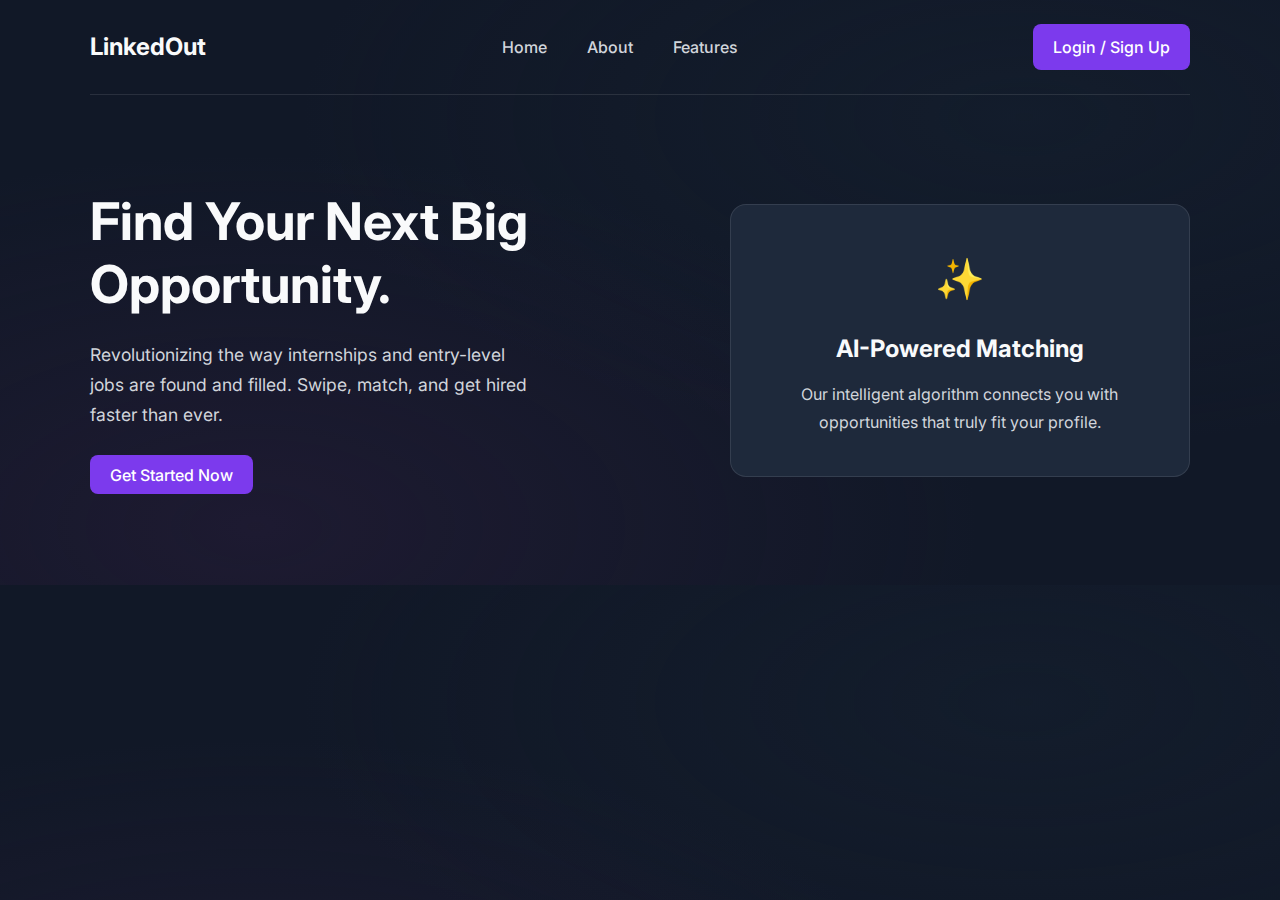
<file: index.html>
<!DOCTYPE html>
<html lang="en">
<head>
    <meta charset="UTF-8">
    <meta name="viewport" content="width=device-width, initial-scale=1.0">
    <title>LinkedOut - Find Your Next Big Opportunity</title>
    <link rel="stylesheet" href="css/style.css">
</head>
<body>
        <div class="background-blob blob1"></div>
    <div class="background-blob blob2"></div>
    <div class="background-blob blob3"></div>
    <div class="container">
        <header>
            <nav class="navbar">
                <div class="logo">LinkedOut</div>
                <ul class="nav-links">
                    <li><a href="index.html">Home</a></li>
                    <li><a href="about.html">About</a></li>
                    <li><a href="features.html">Features</a></li>
                </ul>
                <a href="login.html" class="btn btn-primary">Login / Sign Up</a>
            </nav>
        </header>
        <main class="hero">
            <div class="hero-content">
                <h1>Find Your Next Big Opportunity.</h1>
                <p>Revolutionizing the way internships and entry-level jobs are found and filled. Swipe, match, and get hired faster than ever.</p>
                <a href="login.html" class="btn btn-primary">Get Started Now</a>
            </div>
            <div class="hero-visual">
                <div class="ai-card">
                    <div class="ai-icon">✨</div>
                    <h2>AI-Powered Matching</h2>
                    <p>Our intelligent algorithm connects you with opportunities that truly fit your profile.</p>
                </div>
            </div>
        </main>
    </div>
</body>
</html>
</file>
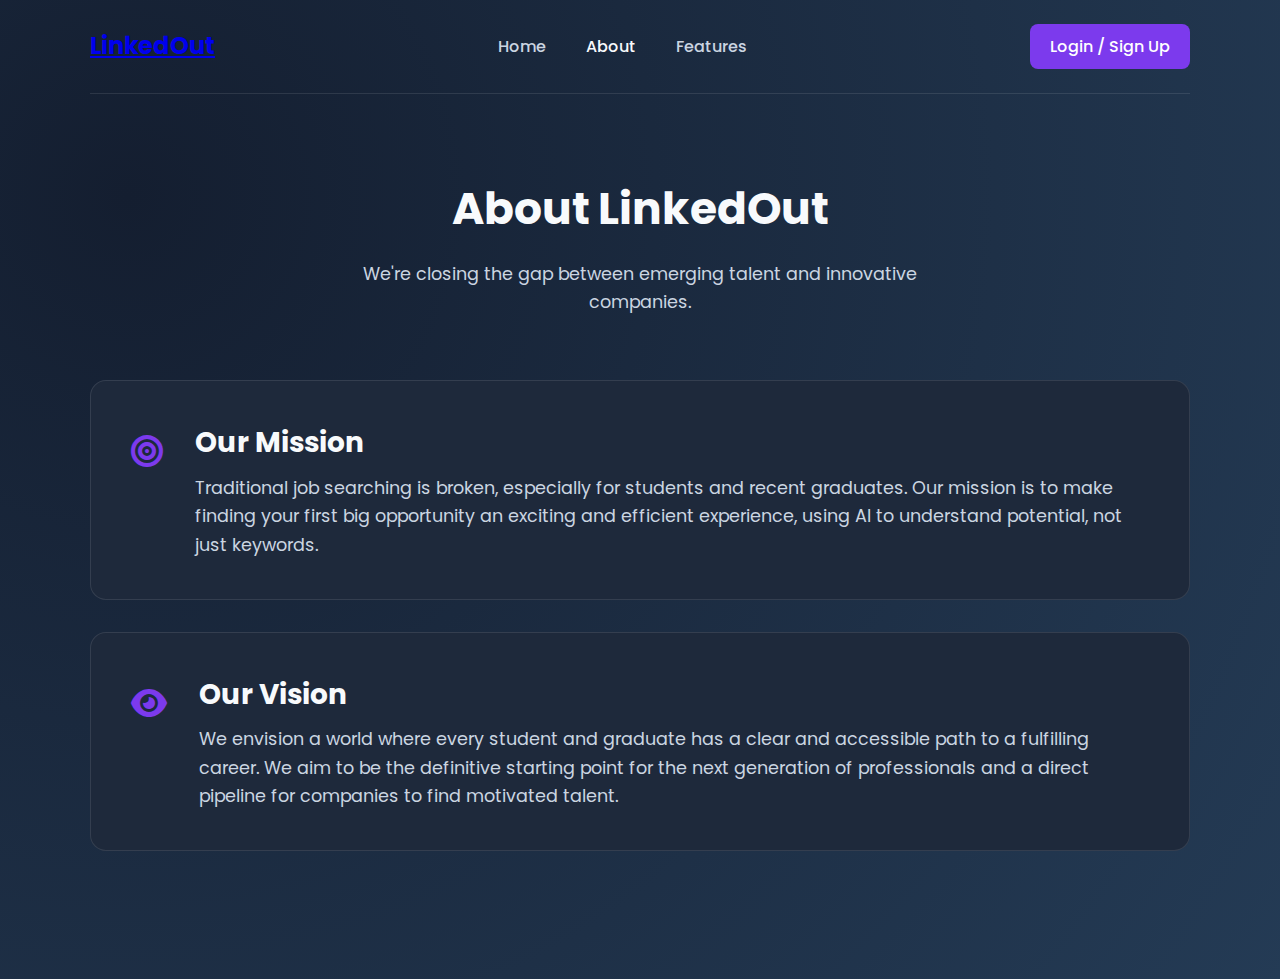
<file: about.html>
<!DOCTYPE html>
<html lang="en">
<head>
    <meta charset="UTF-8">
    <meta name="viewport" content="width=device-width, initial-scale=1.0">
    <title>About - LinkedOut</title>
    <link rel="stylesheet" href="css/style.css">
    <link rel="stylesheet" href="css/theme.css">
    <!-- Font Awesome for icons -->
    <link rel="stylesheet" href="https://cdnjs.cloudflare.com/ajax/libs/font-awesome/6.1.1/css/all.min.css">
</head>
<body>
    <div class="container">
        <header>
            <nav class="navbar">
                <a href="index.html" class="logo">LinkedOut</a>
                <ul class="nav-links">
                    <li><a href="index.html">Home</a></li>
                    <li><a href="about.html" class="active">About</a></li>
                    <li><a href="features.html">Features</a></li>
                </ul>
                <a href="login.html" class="btn btn-primary">Login / Sign Up</a>
            </nav>
        </header>
        <main>
            <section class="page-header">
                <h1>About LinkedOut</h1>
                <p>We're closing the gap between emerging talent and innovative companies.</p>
            </section>
            <section class="page-content">
                <div class="content-card">
                    <div class="card-icon">
                        <i class="fa-solid fa-bullseye"></i>
                    </div>
                    <div class="card-text">
                        <h2>Our Mission</h2>
                        <p>Traditional job searching is broken, especially for students and recent graduates. Our mission is to make finding your first big opportunity an exciting and efficient experience, using AI to understand potential, not just keywords.</p>
                    </div>
                </div>
                <div class="content-card">
                    <div class="card-icon">
                        <i class="fa-solid fa-eye"></i>
                    </div>
                    <div class="card-text">
                        <h2>Our Vision</h2>
                        <p>We envision a world where every student and graduate has a clear and accessible path to a fulfilling career. We aim to be the definitive starting point for the next generation of professionals and a direct pipeline for companies to find motivated talent.</p>
                    </div>
                </div>
            </section>
        </main>
    </div>
</body>
</html>
</file>
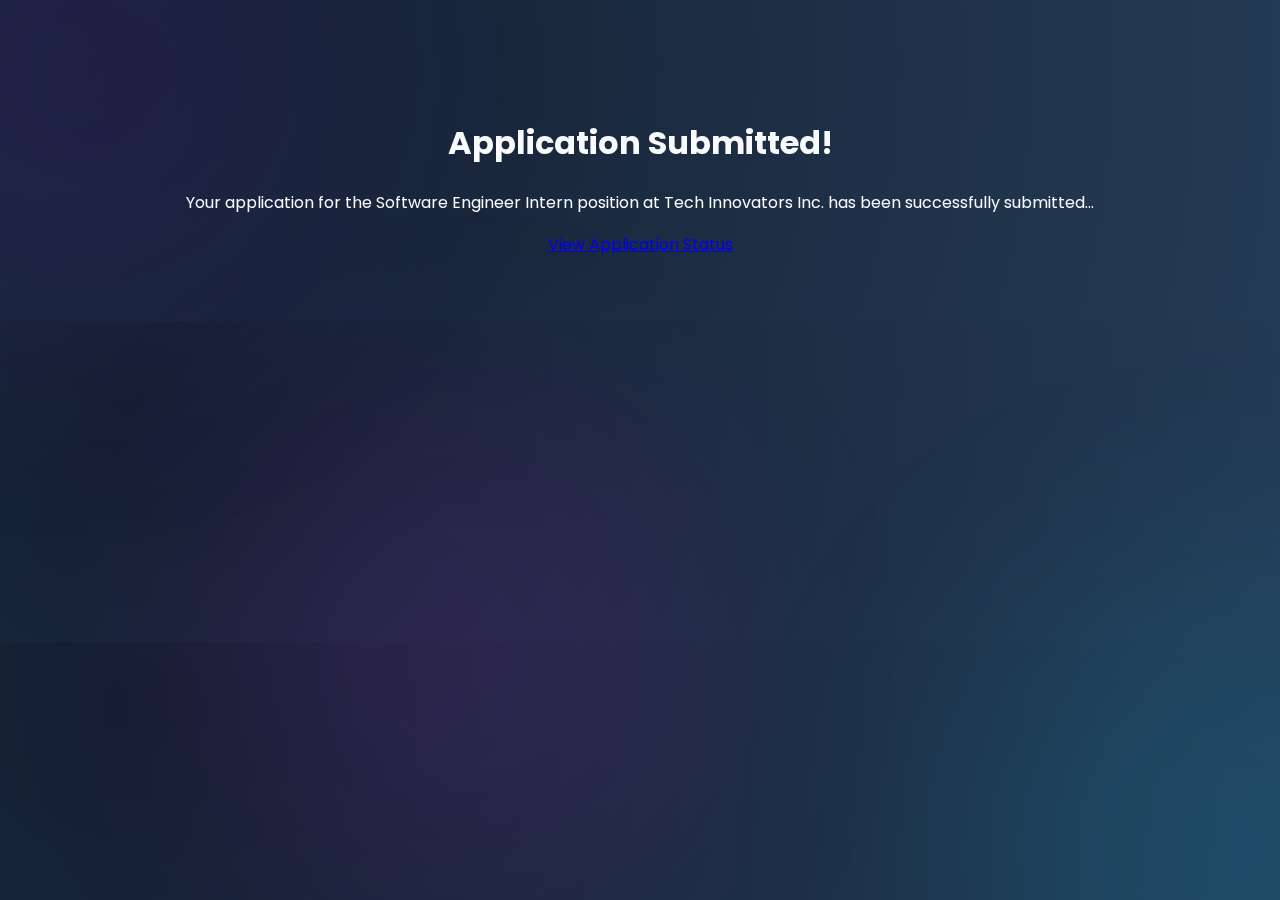
<file: application-confirmation.html>
<!DOCTYPE html>
<html lang="en">
<head>
    <meta charset="UTF-8">
    <meta name="viewport" content="width=device-width, initial-scale=1.0">
    <title>Application Submitted - LinkedOut MVP</title>
    <link rel="stylesheet" href="css/theme.css">
    <link rel="stylesheet" href="css/profile.css">
    <link rel="stylesheet" href="https://cdnjs.cloudflare.com/ajax/libs/font-awesome/6.0.0-beta3/css/all.min.css">
</head>
<body>
    <div class="background-blob blob1"></div>
    <div class="background-blob blob2"></div>
    <div class="background-blob blob3"></div>
    <header class="page-header-nav">
        <!-- ... header nav ... -->
    </header>
    <main class="centered-container">
        <div class="confirmation-box">
            <h1>Application Submitted!</h1>
            <p class="subtitle">Your application for the Software Engineer Intern position at Tech Innovators Inc. has been successfully submitted...</p>
            <div class="summary-section">
                <!-- ... summary ... -->
            </div>
            <a href="candidate-dashboard.html" class="btn-primary-action">View Application Status</a>
        </div>
    </main>
</body>
</html>
</file>
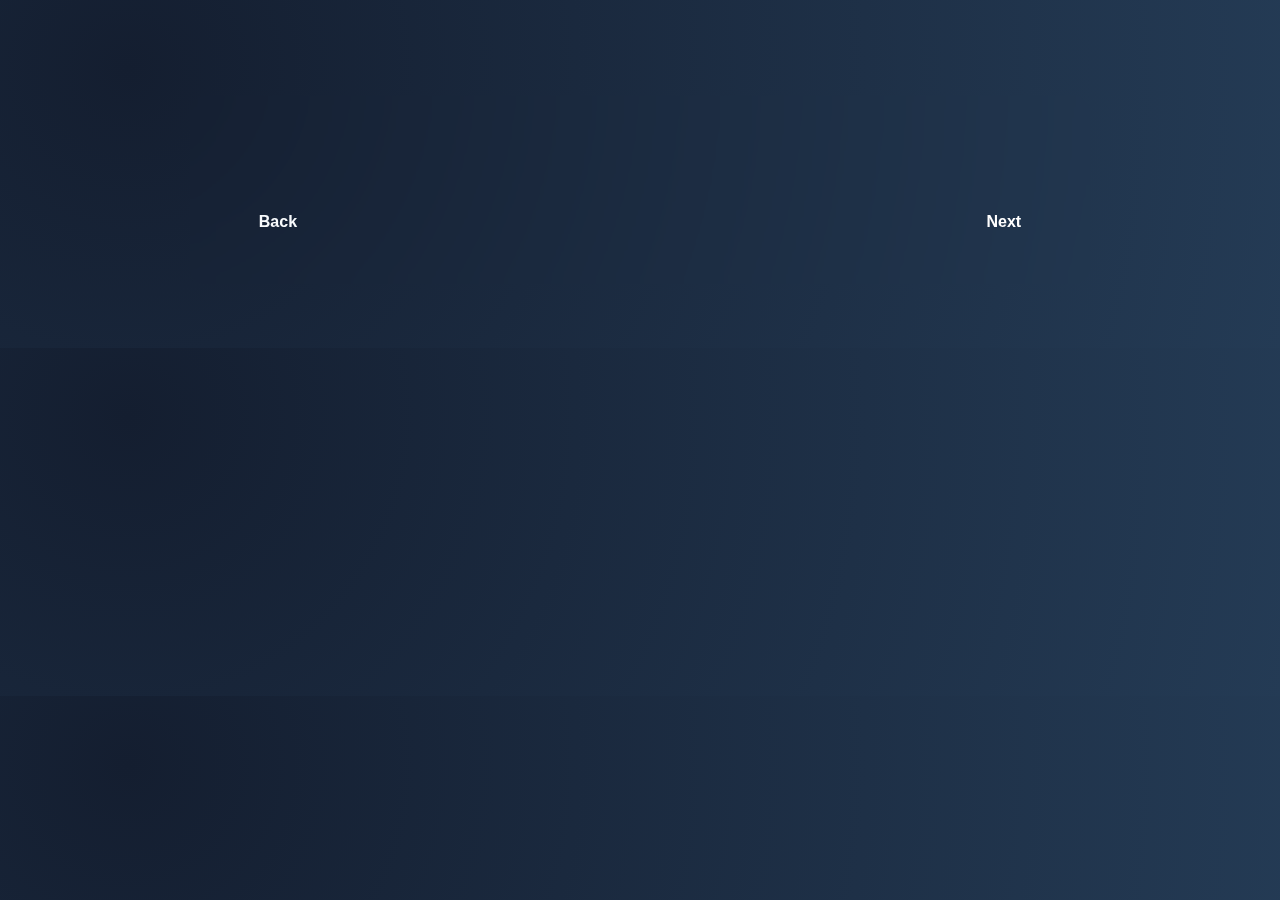
<file: create-candidate-profile.html>
<!DOCTYPE html>
<html lang="en">
<head>
    <!-- ... head content ... -->
    <link rel="stylesheet" href="css/theme.css">
    <link rel="stylesheet" href="css/profile.css">
</head>
<body>
    <!-- ... blobs and header ... -->
    <main class="centered-container profile-creation-container">
        <div class="profile-creation-box">
            <!-- ... -->
            <div class="form-card">
                <!-- Use a form tag to define the action -->
                <form action="candidate-dashboard.html">
                    <!-- ... form grid and groups ... -->
                    <div class="form-actions">
                        <button type="button" class="btn-secondary" disabled>Back</button>
                        <!-- This button now submits the form -->
                        <button type="submit" class="btn-primary">Next</button>
                    </div>
                </form>
            </div>
        </div>
    </main>
</body>
</html>
</file>
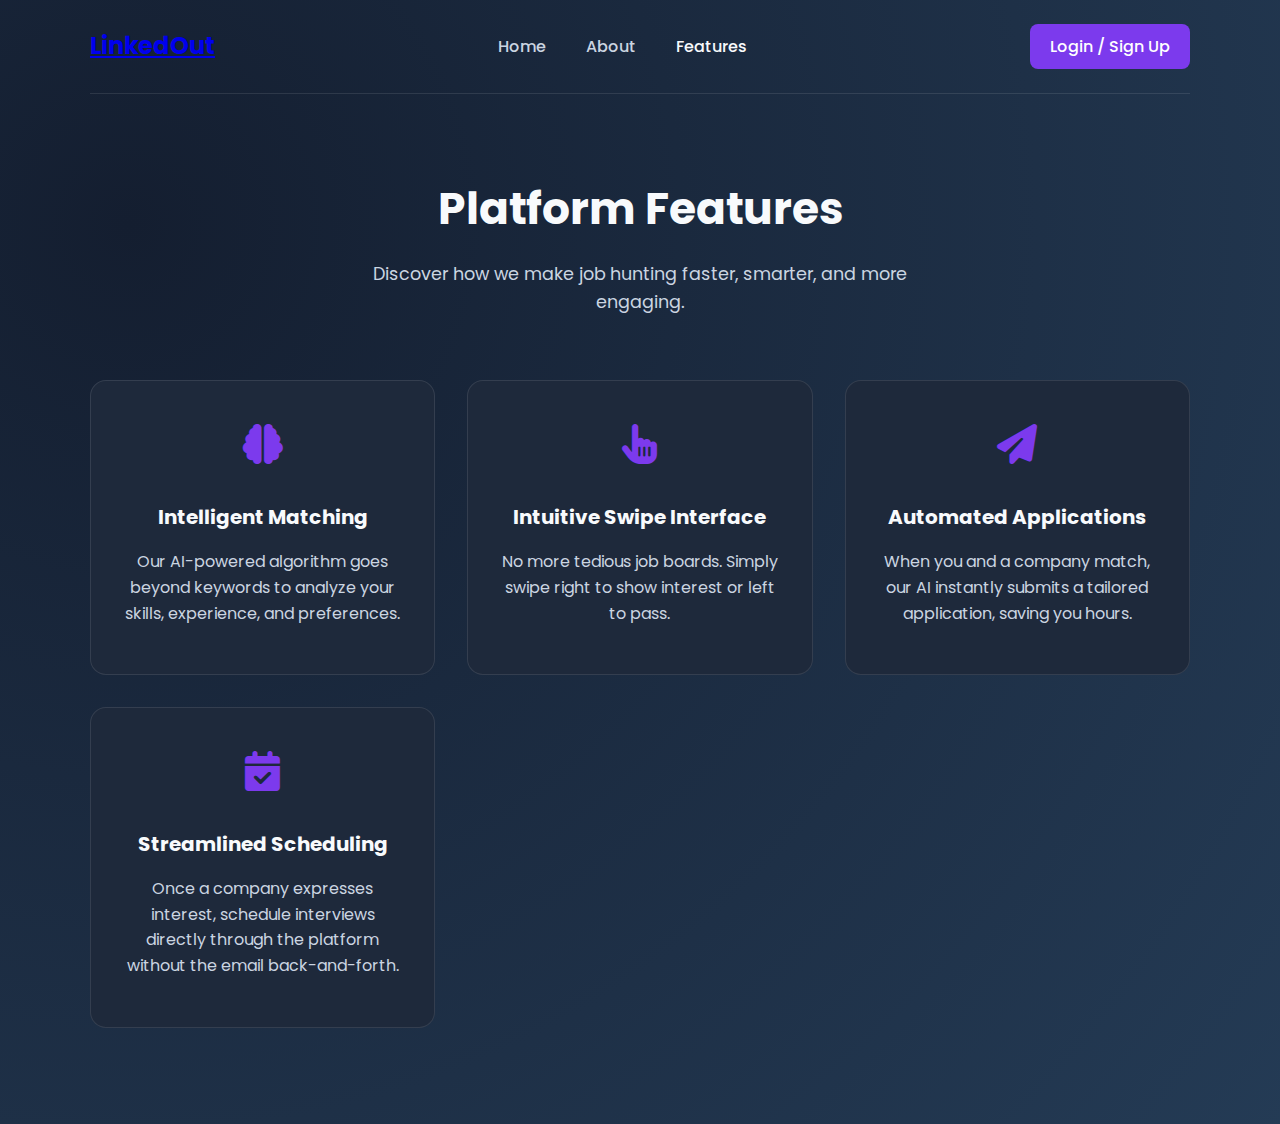
<file: features.html>
<!DOCTYPE html>
<html lang="en">
<head>
    <meta charset="UTF-8">
    <meta name="viewport" content="width=device-width, initial-scale=1.0">
    <title>Features - LinkedOut</title>
    <link rel="stylesheet" href="css/style.css">
    <link rel="stylesheet" href="css/theme.css">
    <!-- Font Awesome for icons -->
    <link rel="stylesheet" href="https://cdnjs.cloudflare.com/ajax/libs/font-awesome/6.1.1/css/all.min.css">
</head>
<body>
    <div class="container">
        <header>
            <nav class="navbar">
                <a href="index.html" class="logo">LinkedOut</a>
                <ul class="nav-links">
                    <li><a href="index.html">Home</a></li>
                    <li><a href="about.html">About</a></li>
                    <li><a href="features.html" class="active">Features</a></li>
                </ul>
                <a href="login.html" class="btn btn-primary">Login / Sign Up</a>
            </nav>
        </header>
        <main>
            <section class="page-header">
                <h1>Platform Features</h1>
                <p>Discover how we make job hunting faster, smarter, and more engaging.</p>
            </section>
            <section class="page-content">
                <div class="features-grid">
                    <div class="feature-item">
                        <div class="icon"><i class="fa-solid fa-brain"></i></div>
                        <h3>Intelligent Matching</h3>
                        <p>Our AI-powered algorithm goes beyond keywords to analyze your skills, experience, and preferences.</p>
                    </div>
                    <div class="feature-item">
                        <div class="icon"><i class="fa-solid fa-hand-pointer"></i></div>
                        <h3>Intuitive Swipe Interface</h3>
                        <p>No more tedious job boards. Simply swipe right to show interest or left to pass.</p>
                    </div>
                    <div class="feature-item">
                        <div class="icon"><i class="fa-solid fa-paper-plane"></i></div>
                        <h3>Automated Applications</h3>
                        <p>When you and a company match, our AI instantly submits a tailored application, saving you hours.</p>
                    </div>
                    <div class="feature-item">
                        <div class="icon"><i class="fa-solid fa-calendar-check"></i></div>
                        <h3>Streamlined Scheduling</h3>
                        <p>Once a company expresses interest, schedule interviews directly through the platform without the email back-and-forth.</p>
                    </div>
                </div>
            </section>
        </main>
    </div>
</body>
</html>
</file>
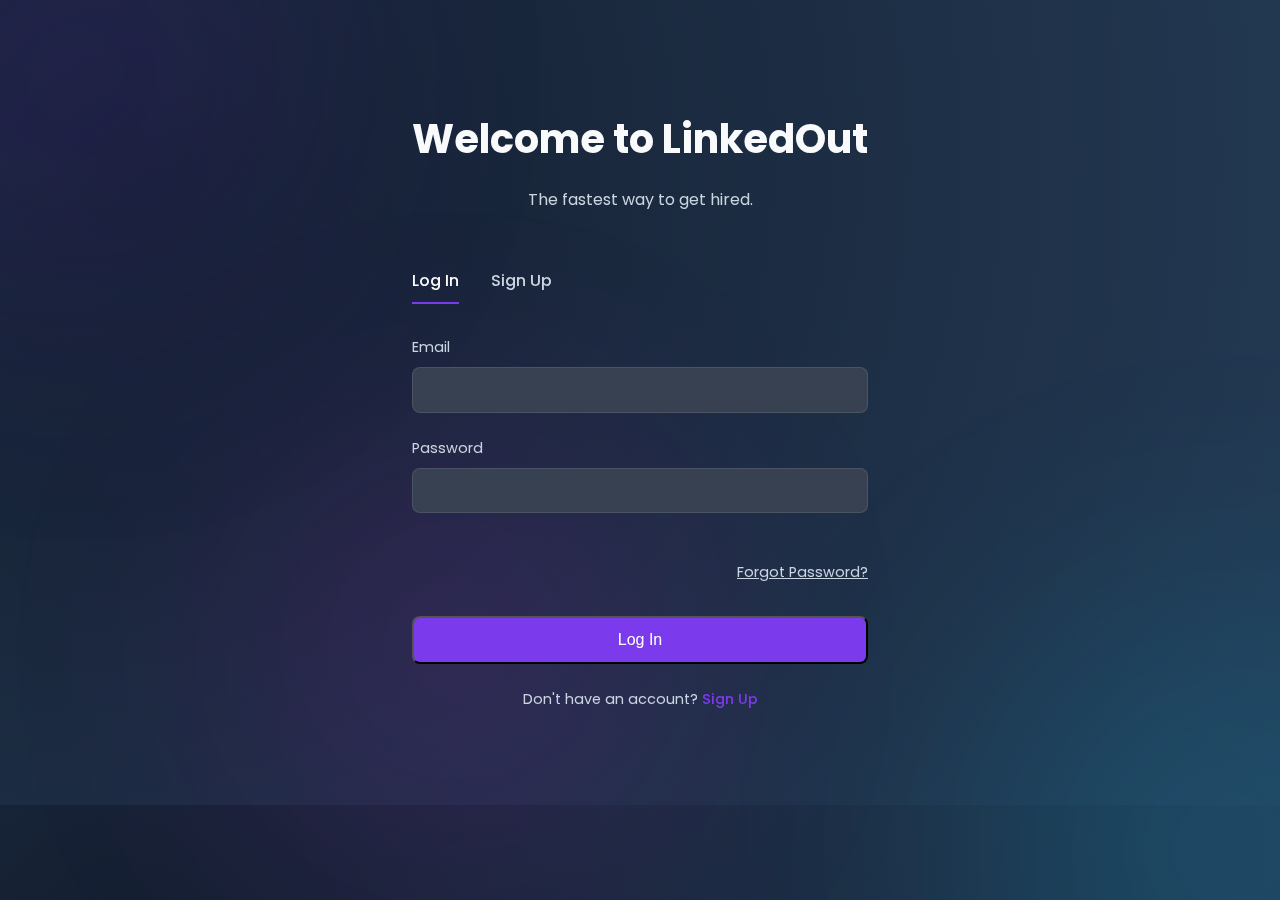
<file: login.html>
<!DOCTYPE html>
<html lang="en">
<head>
    <meta charset="UTF-8">
    <meta name="viewport" content="width=device-width, initial-scale=1.0">
    <title>Login - LinkedOut</title>
    <link rel="stylesheet" href="css/style.css">
    <link rel="stylesheet" href="css/theme.css">
</head>
<body>
        <div class="background-blob blob1"></div>
    <div class="background-blob blob2"></div>
    <div class="background-blob blob3"></div>
    <div class="container">
        <main class="login-container">
            <div class="login-box">
                <h1>Welcome to LinkedOut</h1>
                <p>The fastest way to get hired.</p>

                <div class="form-tabs">
                    <div class="tab-link active">Log In</div>
                    <div class="tab-link">Sign Up</div>
                </div>

                <form class="login-form">
                    <div>
                        <label for="email">Email</label>
                        <input type="email" id="email" name="email">
                    </div>
                    <div>
                        <label for="password">Password</label>
                        <input type="password" id="password" name="password">
                    </div>
                    <a href="#" class="form-footer" style="display: block; text-align: right; margin-bottom: 1rem;">Forgot Password?</a>
                    <button type="submit" class="btn btn-primary">Log In</button>
                    <p class="form-footer">Don't have an account? <a href="#">Sign Up</a></p>
                </form>
            </div>
        </main>
    </div>
</body>
</html>
</file>
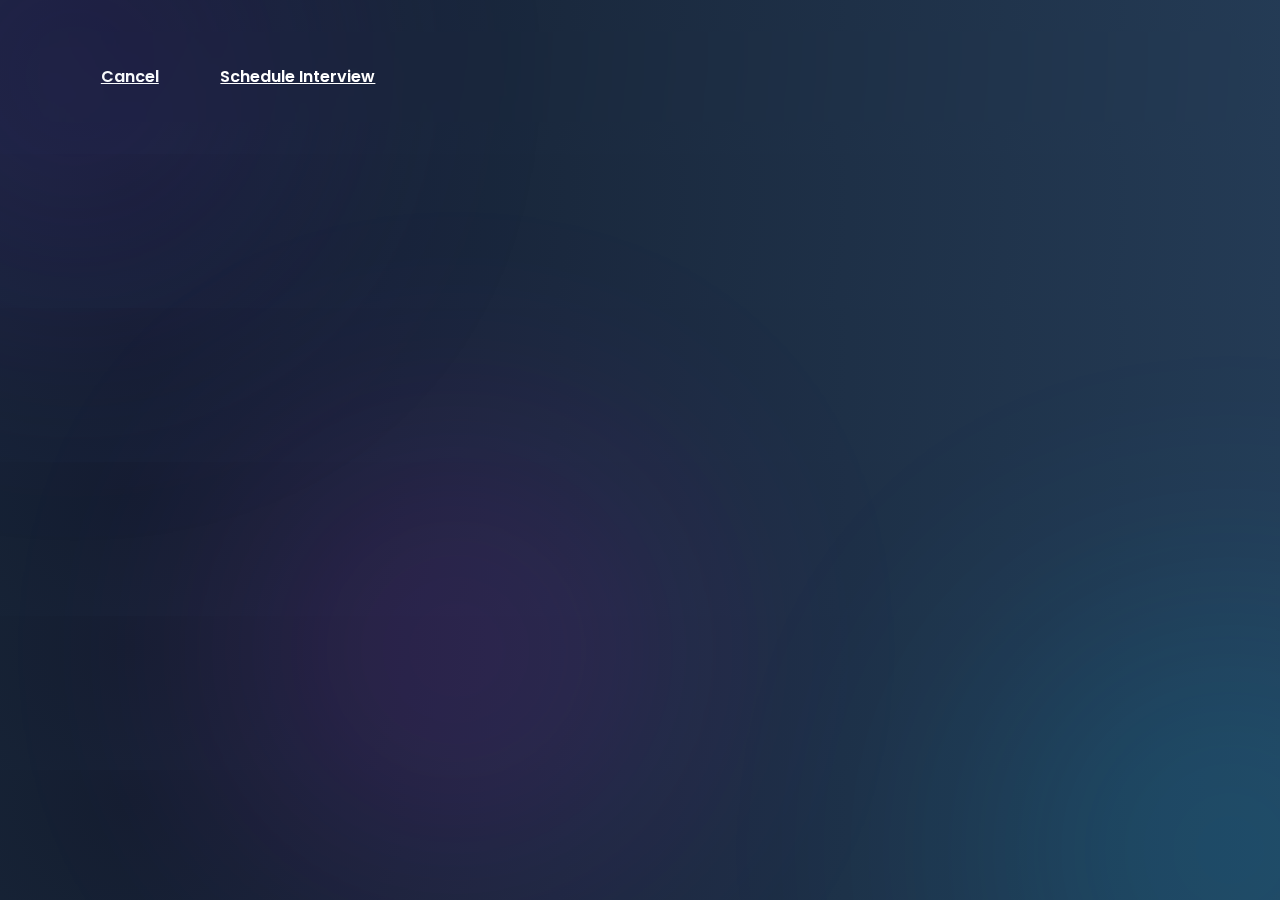
<file: schedule-interview.html>
<!DOCTYPE html>
<html lang="en">
<head>
    <meta charset="UTF-8">
    <meta name="viewport" content="width=device-width, initial-scale=1.0">
    <title>Schedule Interview - LinkedOut MVP</title>
    <link rel="stylesheet" href="css/theme.css">
    <link rel="stylesheet" href="css/profile.css">
    <link rel="stylesheet" href="https://cdnjs.cloudflare.com/ajax/libs/font-awesome/6.0.0-beta3/css/all.min.css">
</head>
<body class="scheduling-bg">
    <div class="background-blob blob1"></div>
    <div class="background-blob blob2"></div>
    <div class="background-blob blob3"></div>
    <main class="scheduling-container">
        <!-- ... aside panel with details ... -->
        <section class="scheduler-panel">
            <!-- ... calendar and time slots ... -->
            <div class="scheduler-actions">
                <a href="company-dashboard.html" class="btn-secondary">Cancel</a>
                <!-- A form submit would be ideal, but for now it links back -->
                <a href="company-dashboard.html" class="btn-primary">Schedule Interview</a>
            </div>
        </section>
    </main>
</body>
</html>
</file>
<file: css/style.css>
@import url('https://fonts.googleapis.com/css2?family=Inter:wght@400;500;700&display=swap');

/* --- THEME & GLOBAL STYLES --- */
:root {
    --bg-color: #111827;
    --primary-purple: #7C3AED;
    --primary-purple-hover: #6D28D9;
    --card-bg: #1E293B;
    --input-bg: #374151;
    --text-primary: #F9FAFB;
    --text-secondary: #D1D5DB;
    --border-color: rgba(255, 255, 255, 0.1);
    --font-family: 'Inter', sans-serif;
}

body {
    font-family: var(--font-family);
    background-color: var(--bg-color);
    background-image:
        radial-gradient(at 80% 20%, hsla(210, 40%, 15%, 0.3) 0px, transparent 50%),
        radial-gradient(at 20% 90%, hsla(280, 40%, 20%, 0.3) 0px, transparent 50%);
    color: var(--text-primary);
    margin: 0;
    line-height: 1.7;
}

.container {
    max-width: 1100px;
    margin: 0 auto;
    padding: 0 2rem;
}

/* --- HEADER & NAVIGATION --- */
header {
    padding: 1.5rem 0;
    border-bottom: 1px solid var(--border-color);
}

.navbar {
    display: flex;
    justify-content: space-between;
    align-items: center;
}

.logo {
    font-size: 1.5rem;
    font-weight: 700;
}

.nav-links {
    list-style: none;
    display: flex;
    gap: 2.5rem;
    margin: 0;
    padding: 0;
}

.nav-links a {
    text-decoration: none;
    color: var(--text-secondary);
    font-weight: 500;
    transition: color 0.3s ease;
}

.nav-links a:hover,
.nav-links a.active { /* Style for active link */
    color: var(--text-primary);
}

.btn {
    text-decoration: none;
    padding: 0.6rem 1.25rem;
    border-radius: 8px;
    font-weight: 500;
    transition: background-color 0.3s ease;
}

.btn-primary {
    background-color: var(--primary-purple);
    color: white;
}
.btn-primary:hover {
    background-color: var(--primary-purple-hover);
}

/* --- HERO SECTION (INDEX PAGE) --- */
.hero {
    display: grid;
    grid-template-columns: 1fr 0.8fr;
    align-items: center;
    gap: 4rem;
    padding: 6rem 0;
}

.hero-content h1 {
    font-size: 3.25rem;
    font-weight: 700;
    line-height: 1.2;
    margin: 0 0 1.5rem 0;
}

.hero-content p {
    font-size: 1.1rem;
    color: var(--text-secondary);
    margin-bottom: 2rem;
    max-width: 450px;
}

.ai-card {
    background-color: var(--card-bg);
    border-radius: 16px;
    padding: 2.5rem;
    text-align: center;
    border: 1px solid var(--border-color);
}
.ai-icon {
    font-size: 2.5rem;
    margin-bottom: 1rem;
}
.ai-card h2 {
    font-size: 1.5rem;
    font-weight: 700;
    margin: 0 0 0.75rem 0;
}
.ai-card p {
    color: var(--text-secondary);
    margin: 0;
}

/* --- [NEW] ABOUT & FEATURES STYLES --- */
.page-header {
    text-align: center;
    padding: 5rem 0 4rem 0;
}
.page-header h1 {
    font-size: 2.75rem;
    margin: 0 0 1rem 0;
}
.page-header p {
    font-size: 1.1rem;
    color: var(--text-secondary);
    max-width: 600px;
    margin: 0 auto;
}
.page-content {
    padding-bottom: 6rem;
}

/* ABOUT PAGE CARDS */
.content-card {
    background-color: var(--card-bg);
    border: 1px solid var(--border-color);
    border-radius: 16px;
    padding: 2.5rem;
    margin-bottom: 2rem;
    display: flex;
    align-items: flex-start;
    gap: 2rem;
}
.card-icon {
    font-size: 2rem;
    color: var(--primary-purple);
    margin-top: 5px;
}
.card-text h2 {
    margin: 0 0 0.5rem 0;
    font-size: 1.75rem;
}
.card-text p {
    margin: 0;
    color: var(--text-secondary);
    font-size: 1.1rem;
}

/* FEATURES PAGE GRID */
.features-grid {
    display: grid;
    grid-template-columns: repeat(auto-fit, minmax(300px, 1fr));
    gap: 2rem;
}
.feature-item {
    background-color: var(--card-bg);
    border-radius: 16px;
    padding: 2rem;
    border: 1px solid var(--border-color);
    text-align: center;
}
.feature-item .icon {
    font-size: 2.5rem;
    margin-bottom: 1.5rem;
    color: var(--primary-purple);
}
.feature-item h3 {
    font-size: 1.25rem;
    margin: 0 0 0.5rem 0;
}
.feature-item p {
    color: var(--text-secondary);
    font-size: 1rem;
    line-height: 1.6;
}

/* --- LOGIN PAGE --- */
.login-container { display: flex; justify-content: center; align-items: center; padding: 5rem 1rem; text-align: center; }
.login-box h1 { font-size: 2.5rem; margin-bottom: 0.5rem; }
.login-box > p { color: var(--text-secondary); margin-bottom: 3rem; }
.form-tabs { display: flex; gap: 2rem; margin-bottom: 2rem; }
.tab-link { padding: 0.5rem 0; font-size: 1rem; font-weight: 500; color: var(--text-secondary); cursor: pointer; border-bottom: 2px solid transparent; }
.tab-link.active { color: var(--text-primary); border-bottom-color: var(--primary-purple); }
.login-form label { display: block; text-align: left; font-size: 0.9rem; margin-bottom: 0.5rem; color: var(--text-secondary); }
.login-form input { width: 100%; background-color: var(--input-bg); border: 1px solid var(--border-color); color: var(--text-primary); border-radius: 8px; padding: 0.8rem 1rem; font-size: 1rem; margin-bottom: 1.5rem; box-sizing: border-box; }
.login-form .btn { width: 100%; padding: 0.8rem; margin-top: 1rem; font-size: 1rem; }
.form-footer { margin-top: 1.5rem; font-size: 0.9rem; color: var(--text-secondary); }
.form-footer a { color: var(--primary-purple); font-weight: 500; text-decoration: none; }

/* --- RESPONSIVE DESIGN --- */
@media (max-width: 992px) {
    .nav-links { display: none; }
    .hero { grid-template-columns: 1fr; text-align: center; gap: 3rem; padding: 4rem 0; }
    .hero-content p { margin: 0 auto 2rem auto; }
}
@media (max-width: 768px) {
    .hero-content h1 { font-size: 2.5rem; }
    .page-header h1 { font-size: 2.25rem; }
    .content-card { flex-direction: column; text-align: center; align-items: center; gap: 1.5rem; }
}
</file>
<file: css/theme.css>
@import url('https://fonts.googleapis.com/css2?family=Poppins:wght@400;600;700&display=swap');

/* --- THEME & COLOR VARIABLES --- */
:root {
    --bg-gradient: radial-gradient(circle at 10% 20%, rgb(20, 30, 48) 0%, rgb(36, 59, 85) 100.2%);
    --primary-purple: #7C3AED;
    --primary-purple-hover: #6D28D9;
    --card-bg: #1E293B; /* 282A44 */
    --text-primary: #F8FAFC;
    --text-secondary: #CBD5E1;
    --font-family: 'Poppins', sans-serif;
}

/* --- GLOBAL STYLES --- */
body {
    font-family: var(--font-family);
    background: var(--bg-gradient);
    color: var(--text-primary);
    margin: 0;
    line-height: 1.6;
    overflow-x: hidden;
    position: relative;
}

/* --- BLURRED BACKGROUND BLOBS --- */
.background-blob {
    position: fixed;
    border-radius: 50%;
    filter: blur(150px);
    opacity: 0.15;
    z-index: -1;
    pointer-events: none;
}
.blob1 {
    width: 450px;
    height: 450px;
    background: var(--primary-purple);
    top: -150px;
    left: -150px;
}
.blob2 {
    width: 500px;
    height: 500px;
    background: #00D1FF;
    bottom: -200px;
    right: -200px;
}
.blob3 {
    width: 400px;
    height: 400px;
    background: #e81cff;
    bottom: 50px;
    left: 20%;
}
</file>
<file: css/profile.css>
/* --- SHARED HEADER --- */
.page-header-nav { display: flex; justify-content: space-between; align-items: center; padding: 1rem 2rem; background-color: var(--primary-panel-bg); border-bottom: 1px solid var(--glass-border); }
.logo { font-size: 1.5rem; font-weight: 700; color: white; }
.main-nav ul { list-style: none; display: flex; gap: 2rem; margin: 0; }
.main-nav a { text-decoration: none; color: var(--secondary-text); font-weight: 500; }
.main-nav a:hover { color: var(--primary-text); }
.user-profile-icon img, .user-profile-info img { width: 40px; height: 40px; border-radius: 50%; }

/* --- PROFILE CREATION & FORMS --- */
.centered-container { padding: 4rem 1rem; }
.profile-creation-box { width: 100%; max-width: 900px; margin: 0 auto; text-align: center; }
.profile-header h1 { font-size: 2.5rem; }
.profile-header p { color: var(--secondary-text); font-size: 1.1rem; }
.form-card { background: var(--glass-bg); backdrop-filter: blur(10px); border: 1px solid var(--glass-border); border-radius: 16px; padding: 2.5rem; text-align: left; margin-top: 2rem; }
.form-card h2 { margin-top: 0; font-size: 1.5rem; }
.form-grid { display: grid; grid-template-columns: 1fr 1fr; gap: 1.5rem; }
.form-group { display: flex; flex-direction: column; }
.form-group.full-width { grid-column: 1 / -1; }
.form-group label { margin-bottom: 0.5rem; font-weight: 500; font-size: 0.9rem; color: var(--secondary-text); }
.form-group input, .form-group textarea, .form-group select { padding: 0.8rem 1rem; background-color: rgba(0,0,0,0.2); border: 1px solid var(--glass-border); color: var(--primary-text); border-radius: 8px; font-size: 1rem; font-family: inherit; }
.form-group input:focus, .form-group textarea:focus, .form-group select:focus { outline: none; border-color: var(--accent-color); box-shadow: 0 0 0 2px rgba(106, 72, 215, 0.4); }
.form-actions { display: flex; justify-content: space-between; margin-top: 2rem; border-top: 1px solid var(--glass-border); padding-top: 2rem; }
.btn-primary, .btn-secondary { padding: 0.8rem 1.8rem; border: none; border-radius: 8px; font-size: 1rem; font-weight: 600; cursor: pointer; }
.btn-primary { background-color: var(--accent-color); color: white; }
.btn-secondary { background-color: var(--secondary-panel-bg); color: var(--primary-text); }

/* --- CONFIRMATION & SCHEDULING PAGES --- */
.confirmation-box { text-align: center; }
.summary-item { display: flex; justify-content: space-between; padding: 1rem; border-bottom: 1px solid var(--glass-border); }
.scheduling-container { display: flex; max-width: 1200px; margin: 2rem auto; border-radius: 16px; overflow: hidden; background: var(--glass-bg); backdrop-filter: blur(10px); border: 1px solid var(--glass-border); }
.interview-details-panel { background: rgba(0,0,0,0.1); padding: 2rem; width: 350px; }
.scheduler-panel { flex-grow: 1; padding: 2rem; }
.calendar-grid { display: grid; grid-template-columns: repeat(7, 1fr); gap: 0.5rem; text-align: center; }
.time-slot { background-color: rgba(0,0,0,0.2); border: 1px solid var(--glass-border); color: var(--primary-text); padding: 0.5rem 1rem; border-radius: 6px; cursor: pointer; }
.time-slot.selected { background-color: var(--accent-color); border-color: var(--accent-color); }

/* --- RESPONSIVE DESIGN --- */
@media (max-width: 992px) {
    .main-nav { display: none; } /* Simple hide */
    .scheduling-container { flex-direction: column; }
    .interview-details-panel { width: auto; border-right: none; border-bottom: 1px solid var(--glass-border); }
}
@media (max-width: 768px) {
    .form-grid { grid-template-columns: 1fr; }
    .profile-header h1 { font-size: 2rem; }
    .form-card { padding: 1.5rem; }
}
</file>
